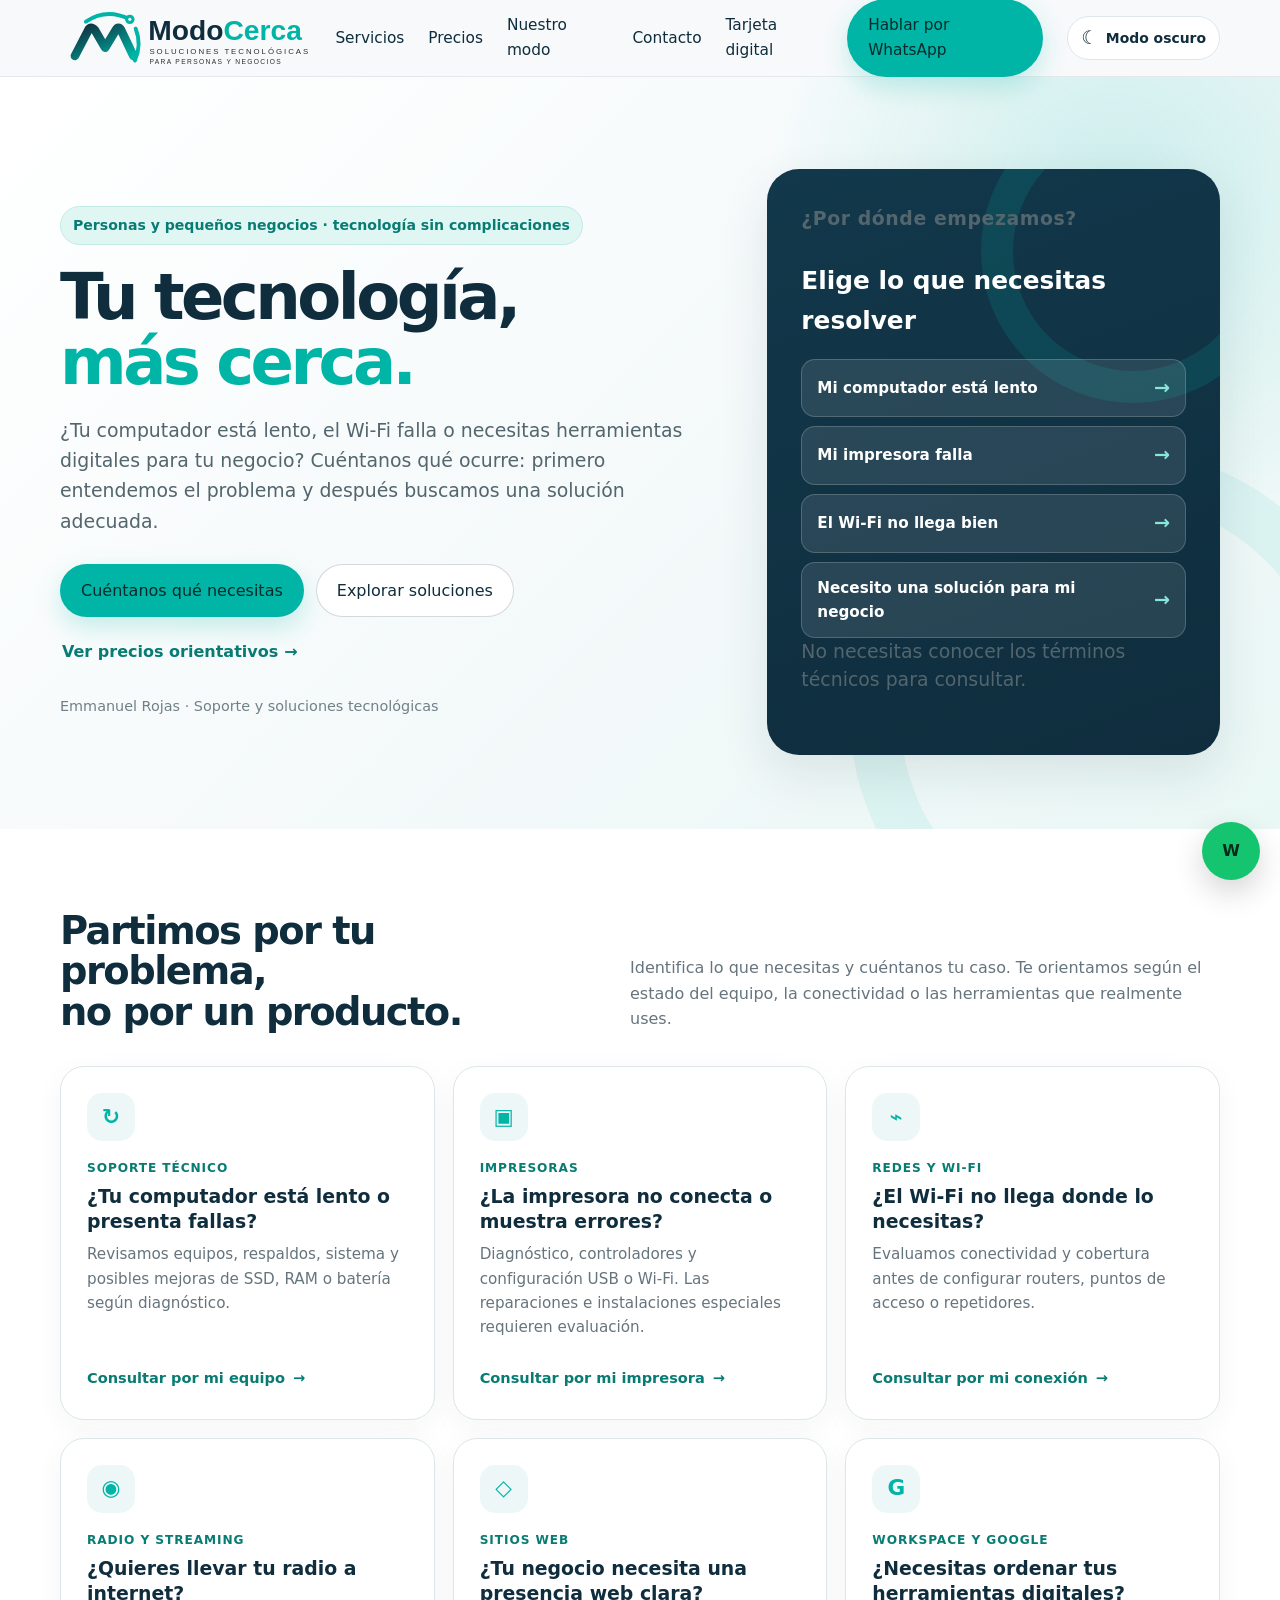
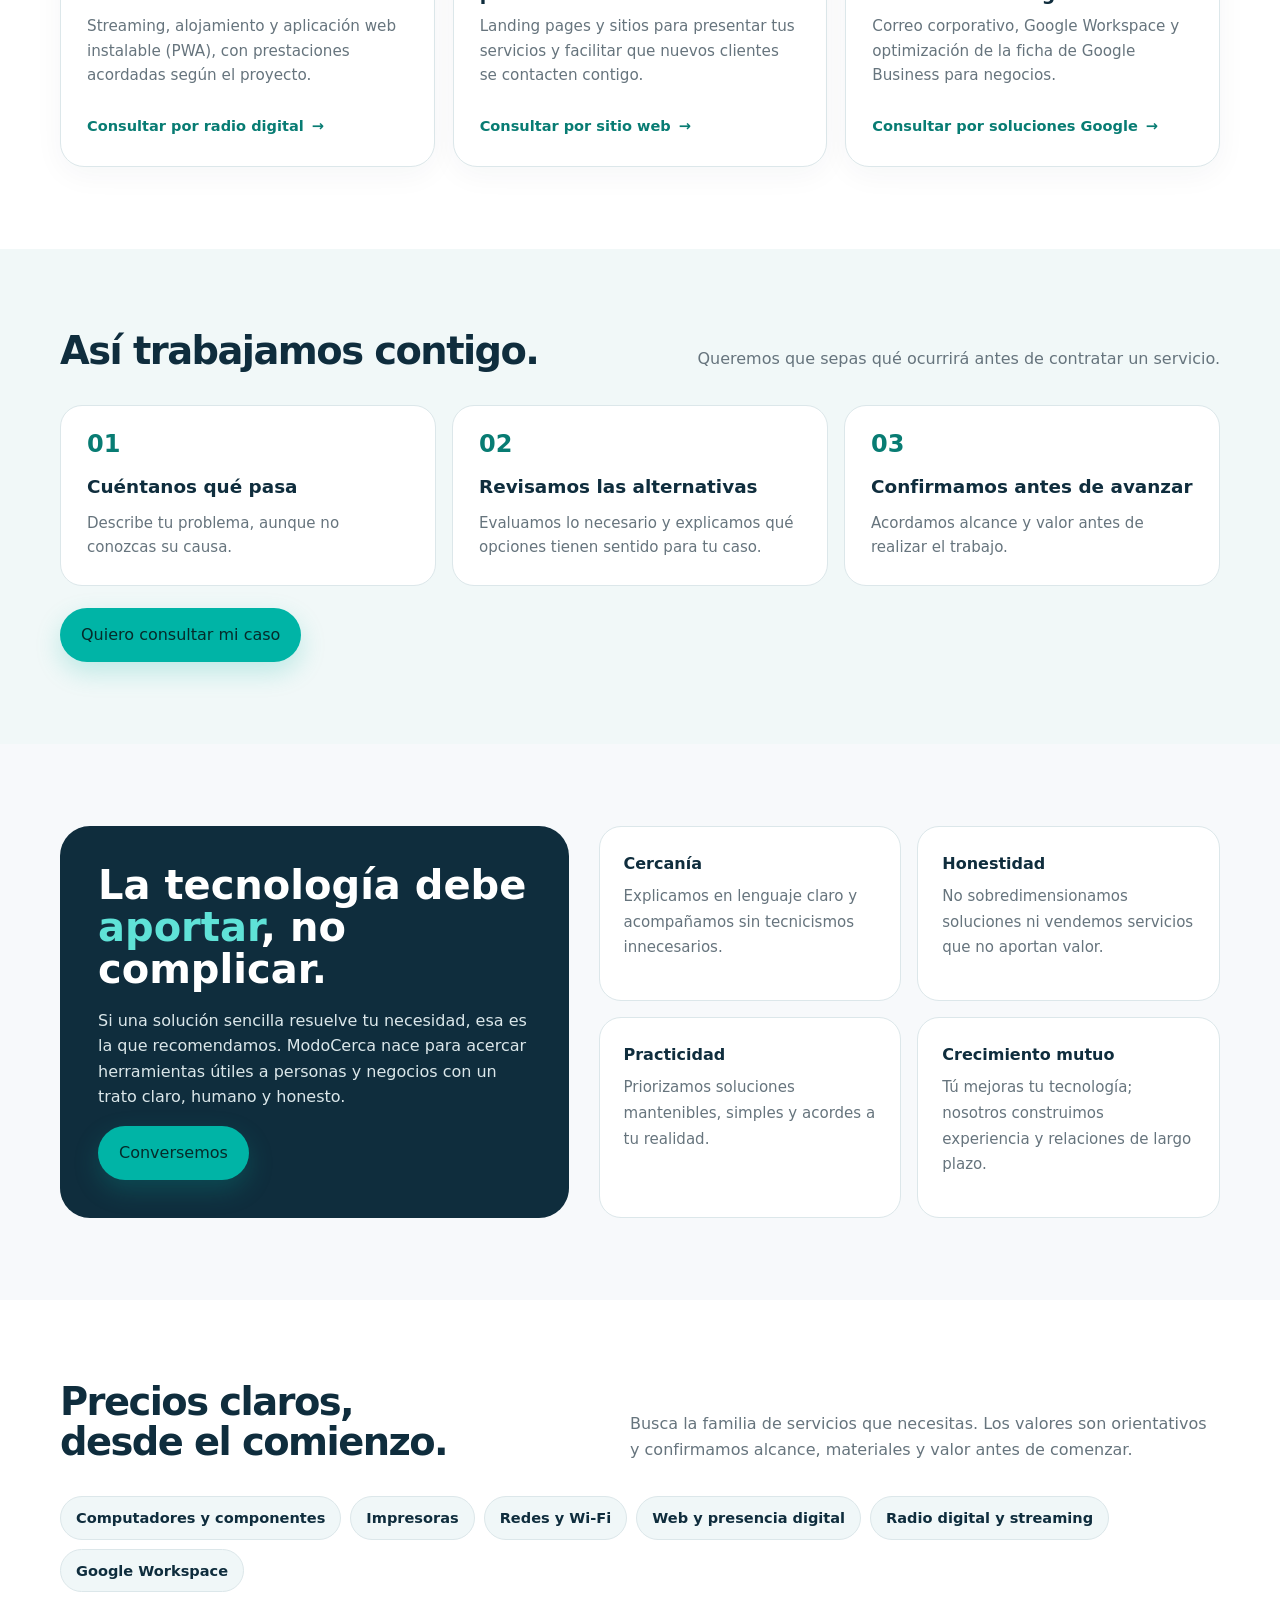
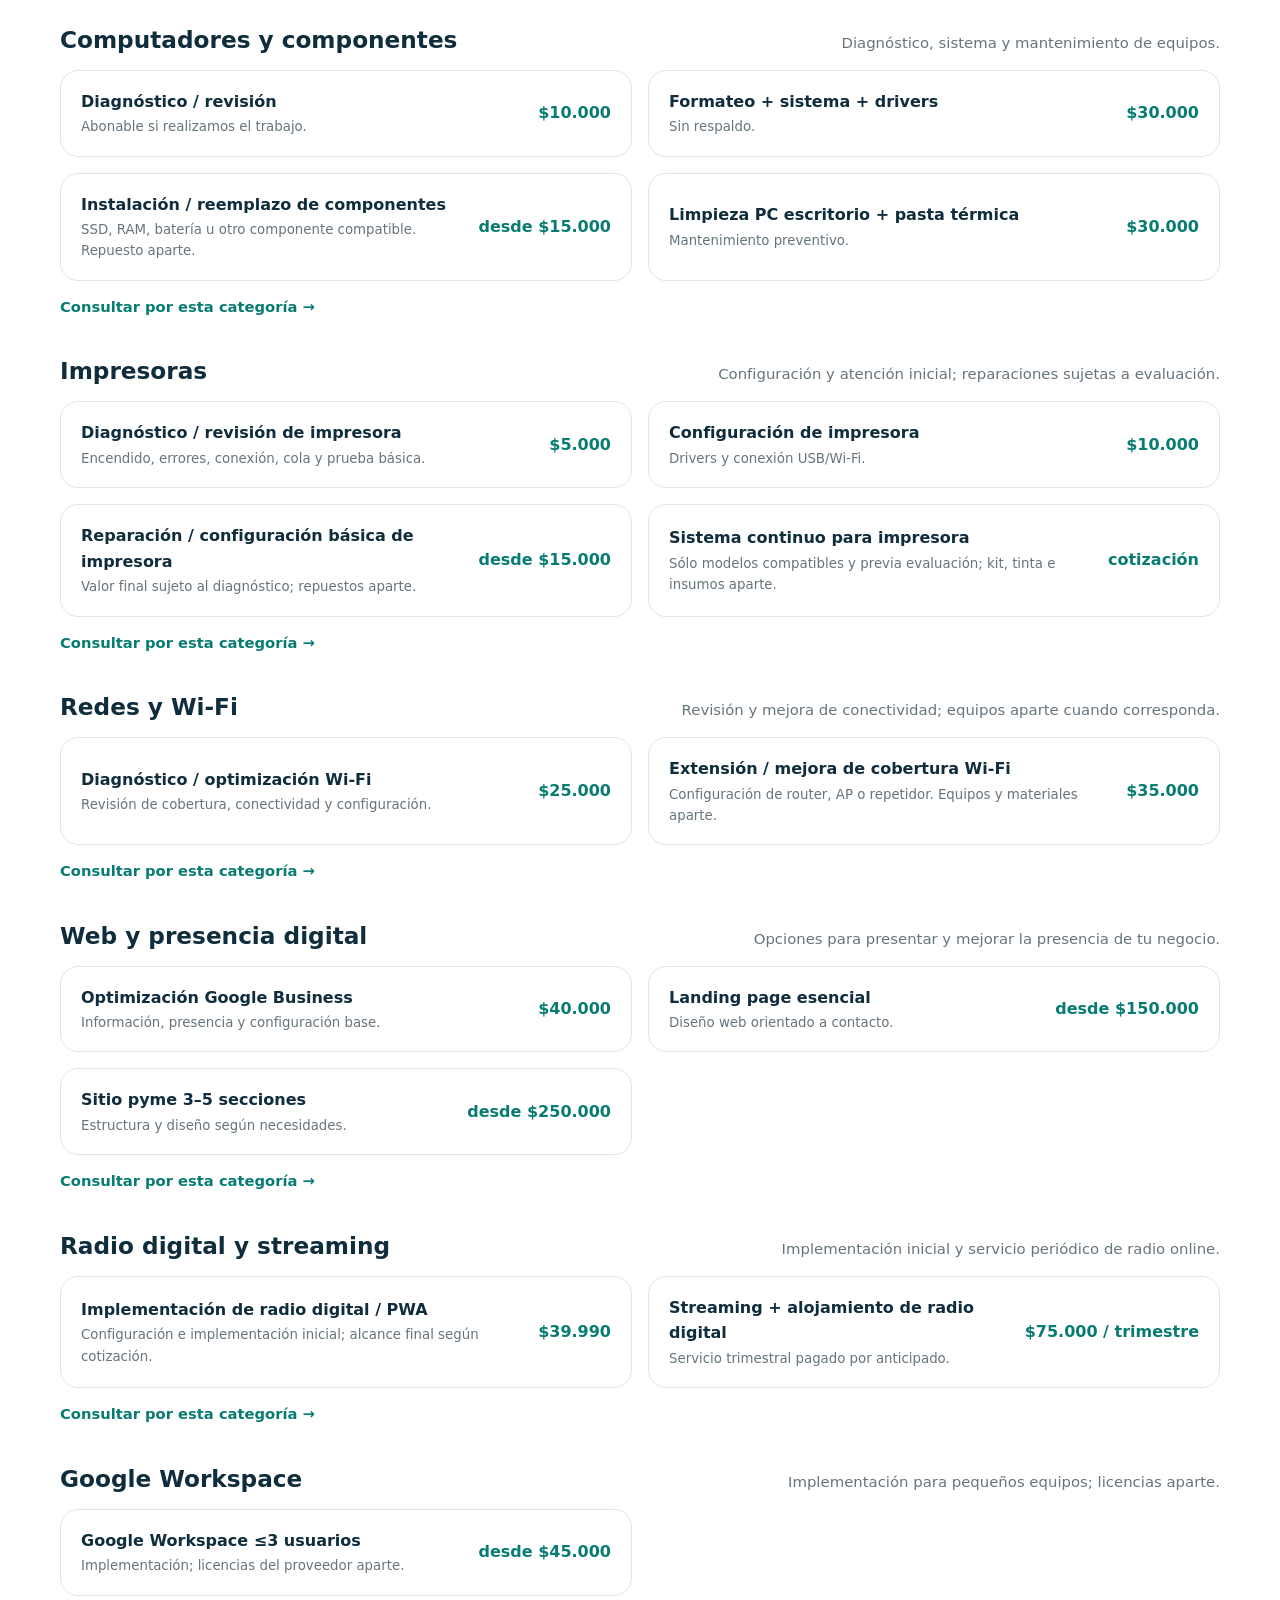
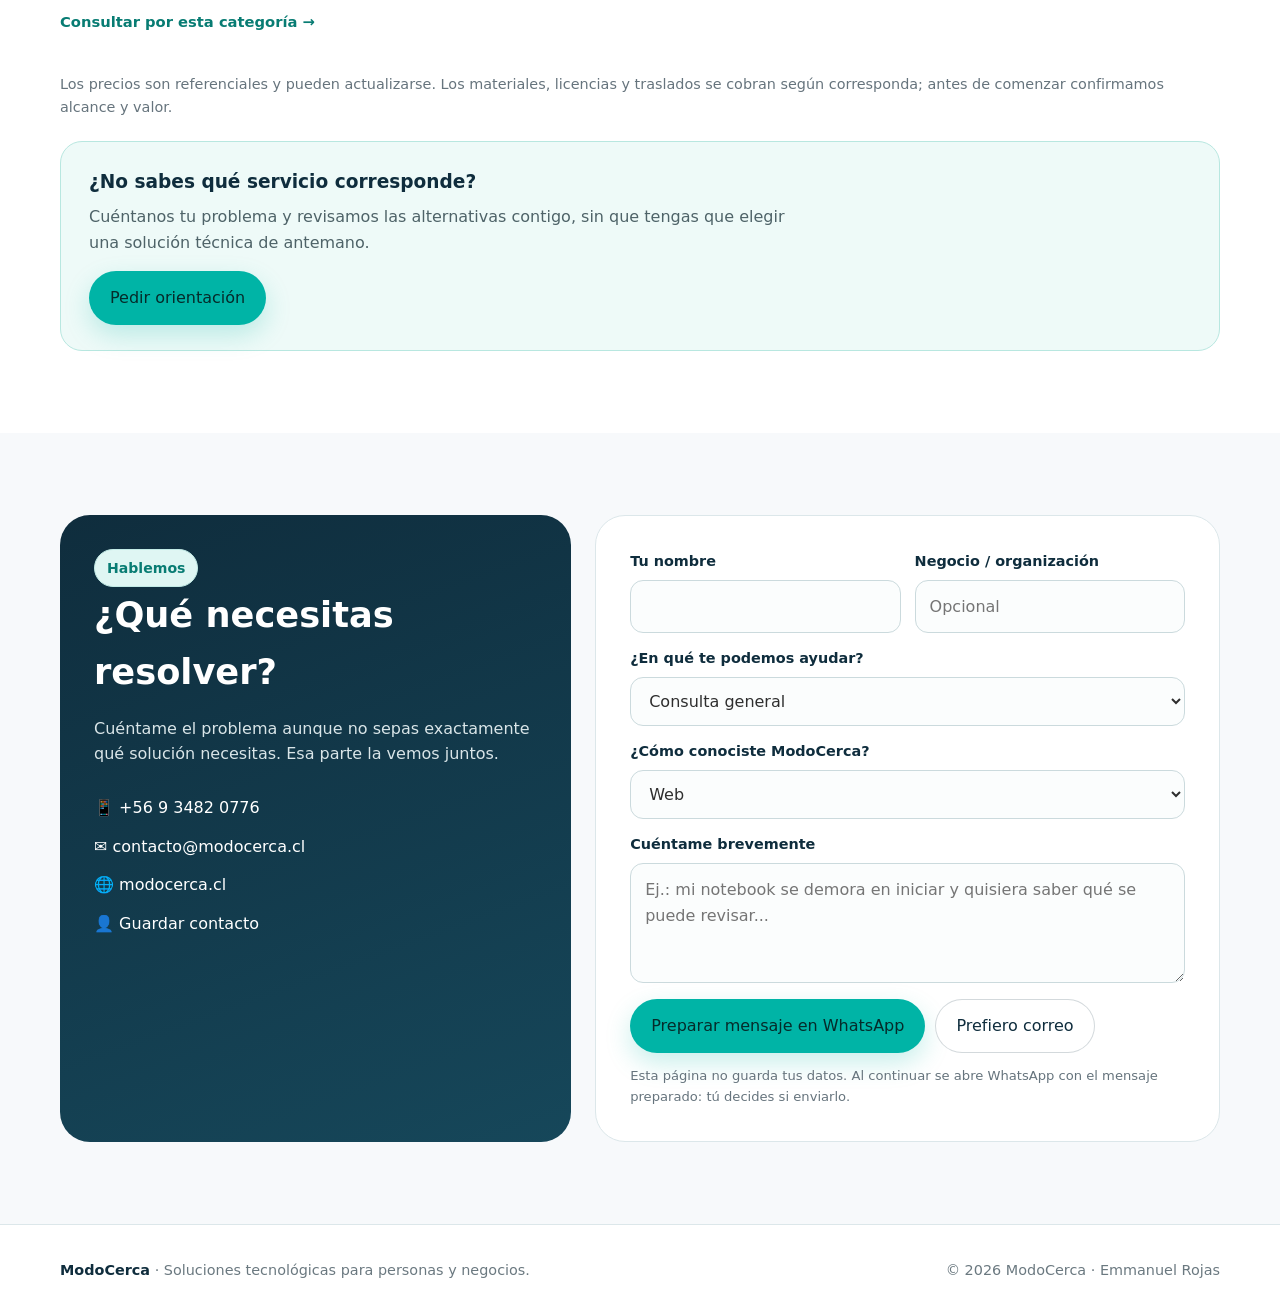
<file: index.html>
<!DOCTYPE html>

<html lang="es-CL">
<head>
<meta charset="utf-8"/>
<meta content="width=device-width,initial-scale=1" name="viewport"/>
<title>ModoCerca &mdash; Soluciones tecnol&oacute;gicas para personas y negocios</title>
<meta content="Soporte t&eacute;cnico, impresoras, redes y Wi‑Fi, radio digital y streaming, sitios web, presencia digital y Google Workspace. Tecnolog&iacute;a &uacute;til, cercana y a tu medida." name="description"/>
<meta content="#0F2D3D" name="theme-color"/>
<link href="/assets/favicon.svg" rel="icon" type="image/svg+xml"/>
<link href="https://modocerca.cl/" rel="canonical"/>
<meta content="ModoCerca &mdash; Tecnolog&iacute;a en ModoCerca" property="og:title"/>
<meta content="Soluciones tecnol&oacute;gicas para personas y negocios: soporte, impresoras, redes y Wi‑Fi, radio digital y streaming, web, Google Workspace y presencia digital." property="og:description"/>
<meta content="website" property="og:type"/>
<meta content="https://modocerca.cl/" property="og:url"/>
<script src="/theme.js"></script><link href="/styles.css" rel="stylesheet"/>
<script defer="" src="/script.js"></script>
</head>
<body>
<a class="skip" href="#contenido">Saltar al contenido</a>
<header class="site-header">
<div class="container nav">
<a aria-label="ModoCerca, inicio" class="brand" href="#inicio"><img class="brand-logo-light" alt="ModoCerca" src="/assets/logo.svg"/><img class="brand-logo-dark" alt="" src="/assets/logo-oscuro.svg"/></a>
<nav aria-label="Navegaci&oacute;n principal" class="nav-links" id="primary-navigation">
<a href="#servicios">Servicios</a>
<a href="#precios">Precios</a>
<a href="#modo">Nuestro modo</a>
<a href="#contacto">Contacto</a>
<a href="/tarjeta">Tarjeta digital</a>
<a class="btn btn-primary" href="https://wa.me/56934820776?text=Hola%20ModoCerca%2C%20llegu%C3%A9%20desde%20la%20web%20y%20quisiera%20hacer%20una%20consulta." rel="noopener" target="_blank">Hablar por WhatsApp</a>
</nav>
<div class="nav-tools"><button class="theme-toggle" type="button" data-theme-toggle aria-label="Activar modo oscuro" title="Activar modo oscuro"><span class="theme-toggle-icon" aria-hidden="true">☾</span><span class="theme-toggle-label">Modo oscuro</span></button><button aria-controls="primary-navigation" aria-expanded="false" aria-label="Abrir men&uacute;" class="menu-btn" type="button">☰</button></div>
</div>
</header>
<main id="contenido">
<section class="hero" id="inicio">
<div class="container hero-grid">
<div>
<span class="eyebrow">Personas y peque&ntilde;os negocios &middot; tecnolog&iacute;a sin complicaciones</span>
<h1>Tu tecnolog&iacute;a,<br/><span>m&aacute;s cerca.</span></h1>
<p>&iquest;Tu computador est&aacute; lento, el Wi‑Fi falla o necesitas herramientas digitales para tu negocio? Cu&eacute;ntanos qu&eacute; ocurre: primero entendemos el problema y despu&eacute;s buscamos una soluci&oacute;n adecuada.</p>
<div class="hero-actions">
<a class="btn btn-primary" href="#contacto">Cu&eacute;ntanos qu&eacute; necesitas</a>
<a class="btn btn-secondary" href="#servicios">Explorar soluciones</a>
<a class="subtle-link" href="#precios">Ver precios orientativos <span aria-hidden="true">&rarr;</span></a>
</div>
<div class="hero-note">Emmanuel Rojas &middot; Soporte y soluciones tecnol&oacute;gicas</div>
</div>
<aside aria-label="Encuentra por d&oacute;nde empezar" class="hero-card">
<p class="hero-card-kicker">&iquest;Por d&oacute;nde empezamos?</p>
<h2>Elige lo que necesitas resolver</h2>
<div class="need-list"><a class="need-link" href="/contacto?ref=web-inicio-equipo&amp;servicio=Soporte+t%C3%A9cnico&amp;mensaje=Tengo+problemas+con+mi+computador+y+quisiera+orientaci%C3%B3n."><span>Mi computador est&aacute; lento</span><span aria-hidden="true">&rarr;</span></a>
<a class="need-link" href="/contacto?ref=web-inicio-impresora&amp;servicio=Soporte+de+impresoras&amp;mensaje=Mi+impresora+presenta+un+problema+y+quisiera+orientaci%C3%B3n."><span>Mi impresora falla</span><span aria-hidden="true">&rarr;</span></a>
<a class="need-link" href="/contacto?ref=web-inicio-wifi&amp;servicio=Redes+y+conectividad&amp;mensaje=Quisiera+mejorar+la+cobertura+o+conexi%C3%B3n+Wi-Fi."><span>El Wi‑Fi no llega bien</span><span aria-hidden="true">&rarr;</span></a>
<a class="need-link" href="/contacto?ref=web-inicio-negocio&amp;servicio=Sitio+web&amp;mensaje=Quisiera+revisar+una+soluci%C3%B3n+digital+para+mi+negocio."><span>Necesito una soluci&oacute;n para mi negocio</span><span aria-hidden="true">&rarr;</span></a></div>
<p class="hero-card-foot">No necesitas conocer los t&eacute;rminos t&eacute;cnicos para consultar.</p>
</aside>
</div>
</section>
<section class="section alt" id="servicios">
<div class="container">
<div class="section-head"><h2>Partimos por tu problema,<br/>no por un producto.</h2>
<p>Identifica lo que necesitas y cu&eacute;ntanos tu caso. Te orientamos seg&uacute;n el estado del equipo, la conectividad o las herramientas que realmente uses.</p></div>
<div class="cards">
<article class="card">
<div aria-hidden="true" class="card-icon">&orarr;</div>
<p class="service-type">Soporte t&eacute;cnico</p>
<h3>&iquest;Tu computador est&aacute; lento o presenta fallas?</h3>
<p>Revisamos equipos, respaldos, sistema y posibles mejoras de SSD, RAM o bater&iacute;a seg&uacute;n diagn&oacute;stico.</p>
<a class="card-link" href="/contacto?ref=web-servicios-soporte&amp;servicio=Soporte+t%C3%A9cnico">Consultar por mi equipo <span aria-hidden="true">&rarr;</span></a>
</article>
<article class="card">
<div aria-hidden="true" class="card-icon">▣</div>
<p class="service-type">Impresoras</p>
<h3>&iquest;La impresora no conecta o muestra errores?</h3>
<p>Diagn&oacute;stico, controladores y configuraci&oacute;n USB o Wi‑Fi. Las reparaciones e instalaciones especiales requieren evaluaci&oacute;n.</p>
<a class="card-link" href="/contacto?ref=web-servicios-impresoras&amp;servicio=Soporte+de+impresoras">Consultar por mi impresora <span aria-hidden="true">&rarr;</span></a>
</article>
<article class="card">
<div aria-hidden="true" class="card-icon">⌁</div>
<p class="service-type">Redes y Wi‑Fi</p>
<h3>&iquest;El Wi‑Fi no llega donde lo necesitas?</h3>
<p>Evaluamos conectividad y cobertura antes de configurar routers, puntos de acceso o repetidores.</p>
<a class="card-link" href="/contacto?ref=web-servicios-wifi&amp;servicio=Redes+y+conectividad">Consultar por mi conexi&oacute;n <span aria-hidden="true">&rarr;</span></a>
</article>
<article class="card">
<div aria-hidden="true" class="card-icon">◉</div>
<p class="service-type">Radio y streaming</p>
<h3>&iquest;Quieres llevar tu radio a internet?</h3>
<p>Streaming, alojamiento y aplicaci&oacute;n web instalable (PWA), con prestaciones acordadas seg&uacute;n el proyecto.</p>
<a class="card-link" href="/contacto?ref=web-servicios-radio&amp;servicio=Radio+digital+%2F+streaming">Consultar por radio digital <span aria-hidden="true">&rarr;</span></a>
</article>
<article class="card">
<div aria-hidden="true" class="card-icon">◇</div>
<p class="service-type">Sitios web</p>
<h3>&iquest;Tu negocio necesita una presencia web clara?</h3>
<p>Landing pages y sitios para presentar tus servicios y facilitar que nuevos clientes se contacten contigo.</p>
<a class="card-link" href="/contacto?ref=web-servicios-sitios&amp;servicio=Sitio+web">Consultar por sitio web <span aria-hidden="true">&rarr;</span></a>
</article>
<article class="card">
<div aria-hidden="true" class="card-icon">G</div>
<p class="service-type">Workspace y Google</p>
<h3>&iquest;Necesitas ordenar tus herramientas digitales?</h3>
<p>Correo corporativo, Google Workspace y optimizaci&oacute;n de la ficha de Google Business para negocios.</p>
<a class="card-link" href="/contacto?ref=web-servicios-google&amp;servicio=Consulta+general&amp;mensaje=Quisiera+orientaci%C3%B3n+para+Google+Workspace+o+Google+Business.">Consultar por soluciones Google <span aria-hidden="true">&rarr;</span></a>
</article>
</div>
</div>
</section><section aria-labelledby="steps-title" class="section steps-section" id="pasos">
<div class="container">
<div class="section-head"><h2 id="steps-title">As&iacute; trabajamos contigo.</h2><p>Queremos que sepas qu&eacute; ocurrir&aacute; antes de contratar un servicio.</p></div>
<div class="steps-grid">
<article class="step"><span class="step-number">01</span><h3>Cu&eacute;ntanos qu&eacute; pasa</h3><p>Describe tu problema, aunque no conozcas su causa.</p></article>
<article class="step"><span class="step-number">02</span><h3>Revisamos las alternativas</h3><p>Evaluamos lo necesario y explicamos qu&eacute; opciones tienen sentido para tu caso.</p></article>
<article class="step"><span class="step-number">03</span><h3>Confirmamos antes de avanzar</h3><p>Acordamos alcance y valor antes de realizar el trabajo.</p></article>
</div>
<div class="steps-action"><a class="btn btn-primary" href="#contacto">Quiero consultar mi caso</a></div>
</div>
</section>
<section class="section" id="modo">
<div class="container philosophy">
<div class="philosophy-panel">
<h2>La tecnolog&iacute;a debe <strong>aportar</strong>, no complicar.</h2>
<p>Si una soluci&oacute;n sencilla resuelve tu necesidad, esa es la que recomendamos. ModoCerca nace para acercar herramientas &uacute;tiles a personas y negocios con un trato claro, humano y honesto.</p>
<a class="btn btn-primary" href="#contacto">Conversemos</a>
</div>
<div class="values">
<div class="value"><b>Cercan&iacute;a</b><span>Explicamos en lenguaje claro y acompa&ntilde;amos sin tecnicismos innecesarios.</span></div>
<div class="value"><b>Honestidad</b><span>No sobredimensionamos soluciones ni vendemos servicios que no aportan valor.</span></div>
<div class="value"><b>Practicidad</b><span>Priorizamos soluciones mantenibles, simples y acordes a tu realidad.</span></div>
<div class="value"><b>Crecimiento mutuo</b><span>T&uacute; mejoras tu tecnolog&iacute;a; nosotros construimos experiencia y relaciones de largo plazo.</span></div>
</div>
</div>
</section>
<section class="section alt" id="precios">
<div class="container">
<div class="section-head"><h2>Precios claros,<br/>desde el comienzo.</h2><p>Busca la familia de servicios que necesitas. Los valores son orientativos y confirmamos alcance, materiales y valor antes de comenzar.</p></div>
<div class="price-directory"><nav aria-label="Ir a una categor&iacute;a de precios" class="price-categories"><a href="#precio-soporte">Computadores y componentes</a><a href="#precio-impresoras">Impresoras</a><a href="#precio-redes">Redes y Wi‑Fi</a><a href="#precio-presencia">Web y presencia digital</a><a href="#precio-radio">Radio digital y streaming</a><a href="#precio-workspace">Google Workspace</a></nav><section aria-labelledby="precio-soporte-title" class="price-group" id="precio-soporte"><div class="price-group-heading"><h3 id="precio-soporte-title">Computadores y componentes</h3><p>Diagn&oacute;stico, sistema y mantenimiento de equipos.</p></div><div class="pricing"><div class="price-row"><div><b>Diagn&oacute;stico / revisi&oacute;n</b><small>Abonable si realizamos el trabajo.</small></div><div class="price">$10.000</div></div><div class="price-row"><div><b>Formateo + sistema + drivers</b><small>Sin respaldo.</small></div><div class="price">$30.000</div></div><div class="price-row"><div><b>Instalaci&oacute;n / reemplazo de componentes</b><small>SSD, RAM, bater&iacute;a u otro componente compatible. Repuesto aparte.</small></div><div class="price">desde $15.000</div></div><div class="price-row"><div><b>Limpieza PC escritorio + pasta t&eacute;rmica</b><small>Mantenimiento preventivo.</small></div><div class="price">$30.000</div></div></div><a class="price-group-cta" href="/contacto?ref=web-precios-soporte&amp;servicio=Soporte+t%C3%A9cnico">Consultar por esta categor&iacute;a &rarr;</a></section><section aria-labelledby="precio-impresoras-title" class="price-group" id="precio-impresoras"><div class="price-group-heading"><h3 id="precio-impresoras-title">Impresoras</h3><p>Configuraci&oacute;n y atenci&oacute;n inicial; reparaciones sujetas a evaluaci&oacute;n.</p></div><div class="pricing"><div class="price-row"><div><b>Diagn&oacute;stico / revisi&oacute;n de impresora</b><small>Encendido, errores, conexi&oacute;n, cola y prueba b&aacute;sica.</small></div><div class="price">$5.000</div></div><div class="price-row"><div><b>Configuraci&oacute;n de impresora</b><small>Drivers y conexi&oacute;n USB/Wi‑Fi.</small></div><div class="price">$10.000</div></div><div class="price-row"><div><b>Reparaci&oacute;n / configuraci&oacute;n b&aacute;sica de impresora</b><small>Valor final sujeto al diagn&oacute;stico; repuestos aparte.</small></div><div class="price">desde $15.000</div></div><div class="price-row"><div><b>Sistema continuo para impresora</b><small>S&oacute;lo modelos compatibles y previa evaluaci&oacute;n; kit, tinta e insumos aparte.</small></div><div class="price">cotizaci&oacute;n</div></div></div><a class="price-group-cta" href="/contacto?ref=web-precios-impresoras&amp;servicio=Soporte+de+impresoras">Consultar por esta categor&iacute;a &rarr;</a></section><section aria-labelledby="precio-redes-title" class="price-group" id="precio-redes"><div class="price-group-heading"><h3 id="precio-redes-title">Redes y Wi‑Fi</h3><p>Revisi&oacute;n y mejora de conectividad; equipos aparte cuando corresponda.</p></div><div class="pricing"><div class="price-row"><div><b>Diagn&oacute;stico / optimizaci&oacute;n Wi‑Fi</b><small>Revisi&oacute;n de cobertura, conectividad y configuraci&oacute;n.</small></div><div class="price">$25.000</div></div><div class="price-row"><div><b>Extensi&oacute;n / mejora de cobertura Wi‑Fi</b><small>Configuraci&oacute;n de router, AP o repetidor. Equipos y materiales aparte.</small></div><div class="price">$35.000</div></div></div><a class="price-group-cta" href="/contacto?ref=web-precios-redes&amp;servicio=Redes+y+conectividad">Consultar por esta categor&iacute;a &rarr;</a></section><section aria-labelledby="precio-presencia-title" class="price-group" id="precio-presencia"><div class="price-group-heading"><h3 id="precio-presencia-title">Web y presencia digital</h3><p>Opciones para presentar y mejorar la presencia de tu negocio.</p></div><div class="pricing"><div class="price-row"><div><b>Optimizaci&oacute;n Google Business</b><small>Informaci&oacute;n, presencia y configuraci&oacute;n base.</small></div><div class="price">$40.000</div></div><div class="price-row"><div><b>Landing page esencial</b><small>Dise&ntilde;o web orientado a contacto.</small></div><div class="price">desde $150.000</div></div><div class="price-row"><div><b>Sitio pyme 3&ndash;5 secciones</b><small>Estructura y dise&ntilde;o seg&uacute;n necesidades.</small></div><div class="price">desde $250.000</div></div></div><a class="price-group-cta" href="/contacto?ref=web-precios-presencia&amp;servicio=Consulta+general&amp;mensaje=Quisiera+consultar+por+web+o+presencia+digital+para+mi+negocio.">Consultar por esta categor&iacute;a &rarr;</a></section><section aria-labelledby="precio-radio-title" class="price-group" id="precio-radio"><div class="price-group-heading"><h3 id="precio-radio-title">Radio digital y streaming</h3><p>Implementaci&oacute;n inicial y servicio peri&oacute;dico de radio online.</p></div><div class="pricing"><div class="price-row"><div><b>Implementaci&oacute;n de radio digital / PWA</b><small>Configuraci&oacute;n e implementaci&oacute;n inicial; alcance final seg&uacute;n cotizaci&oacute;n.</small></div><div class="price">$39.990</div></div><div class="price-row"><div><b>Streaming + alojamiento de radio digital</b><small>Servicio trimestral pagado por anticipado.</small></div><div class="price">$75.000 / trimestre</div></div></div><a class="price-group-cta" href="/contacto?ref=web-precios-radio&amp;servicio=Radio+digital+%2F+streaming">Consultar por esta categor&iacute;a &rarr;</a></section><section aria-labelledby="precio-workspace-title" class="price-group" id="precio-workspace"><div class="price-group-heading"><h3 id="precio-workspace-title">Google Workspace</h3><p>Implementaci&oacute;n para peque&ntilde;os equipos; licencias aparte.</p></div><div class="pricing"><div class="price-row"><div><b>Google Workspace &le;3 usuarios</b><small>Implementaci&oacute;n; licencias del proveedor aparte.</small></div><div class="price">desde $45.000</div></div></div><a class="price-group-cta" href="/contacto?ref=web-precios-workspace&amp;servicio=Google+Workspace">Consultar por esta categor&iacute;a &rarr;</a></section></div>
<p class="pricing-note">Los precios son referenciales y pueden actualizarse. Los materiales, licencias y traslados se cobran seg&uacute;n corresponda; antes de comenzar confirmamos alcance y valor.</p><div class="price-help"><strong>&iquest;No sabes qu&eacute; servicio corresponde?</strong><p>Cu&eacute;ntanos tu problema y revisamos las alternativas contigo, sin que tengas que elegir una soluci&oacute;n t&eacute;cnica de antemano.</p><a class="btn btn-primary" href="/contacto?ref=web-precios-general">Pedir orientaci&oacute;n</a></div>
</div>
</section>
<section class="section" id="contacto">
<div class="container contact-wrap">
<div class="contact-info">
<span class="eyebrow">Hablemos</span>
<h2>&iquest;Qu&eacute; necesitas resolver?</h2>
<p>Cu&eacute;ntame el problema aunque no sepas exactamente qu&eacute; soluci&oacute;n necesitas. Esa parte la vemos juntos.</p>
<div class="contact-list">
<a href="https://wa.me/56934820776?text=Hola%20ModoCerca%2C%20llegu%C3%A9%20desde%20la%20web%20y%20quisiera%20hacer%20una%20consulta." rel="noopener" target="_blank">📱 +56 9 3482 0776</a>
<a href="mailto:contacto@modocerca.cl">✉ contacto@modocerca.cl</a>
<a href="https://modocerca.cl/">🌐 modocerca.cl</a>
<a download="" href="/assets/Emmanuel_Rojas_ModoCerca.vcf">👤 Guardar contacto</a>
</div>
</div>
<form class="contact-form quote-form">
<div class="form-grid">
<div class="field"><label for="nombre">Tu nombre</label><input autocomplete="name" id="nombre" name="nombre" required=""/></div>
<div class="field"><label for="negocio">Negocio / organizaci&oacute;n</label><input autocomplete="organization" id="negocio" name="negocio" placeholder="Opcional"/></div>
<div class="field full"><label for="servicio">&iquest;En qu&eacute; te podemos ayudar?</label><select id="servicio" name="servicio"><option>Consulta general</option><option>Soporte t&eacute;cnico</option><option>Soporte de impresoras</option><option>Redes y conectividad</option><option>Radio digital / streaming</option><option>Sitio web</option><option>Google Business</option><option>Google Workspace</option></select></div>
<div class="field full"><label for="origen">&iquest;C&oacute;mo conociste ModoCerca?</label><select data-origin-select="" id="origen" name="origen"><option value="">Selecciona una opci&oacute;n</option><option>Recomendaci&oacute;n</option><option>Tarjeta / QR</option><option>Junta de vecinos</option><option>Paredones / Radio</option><option>Web</option><option>WhatsApp</option><option>Google</option><option>Cliente recurrente</option><option>Otro</option></select></div>
<div class="field full"><label for="mensaje">Cu&eacute;ntame brevemente</label><textarea id="mensaje" name="mensaje" placeholder="Ej.: mi notebook se demora en iniciar y quisiera saber qu&eacute; se puede revisar..."></textarea></div>
</div>
<div class="form-actions"><button class="btn btn-primary" type="submit">Preparar mensaje en WhatsApp</button><a class="btn btn-secondary" href="mailto:contacto@modocerca.cl">Prefiero correo</a></div>
<div class="form-help">Esta p&aacute;gina no guarda tus datos. Al continuar se abre WhatsApp con el mensaje preparado: t&uacute; decides si enviarlo.</div>
</form>
</div>
</section>
</main>
<footer>
<div class="container footer-grid"><div><span class="footer-brand">ModoCerca</span> &middot; Soluciones tecnol&oacute;gicas para personas y negocios.</div><div>&copy; <span data-year=""></span> ModoCerca &middot; Emmanuel Rojas</div></div>
</footer>
<a aria-label="Consultar por WhatsApp (se abre otra pesta&ntilde;a)" class="whatsapp-float" href="https://wa.me/56934820776?text=Hola%20ModoCerca%2C%20llegu%C3%A9%20desde%20la%20web%20y%20quisiera%20hacer%20una%20consulta." rel="noopener" target="_blank">W</a>
</body>
</html>
</file>
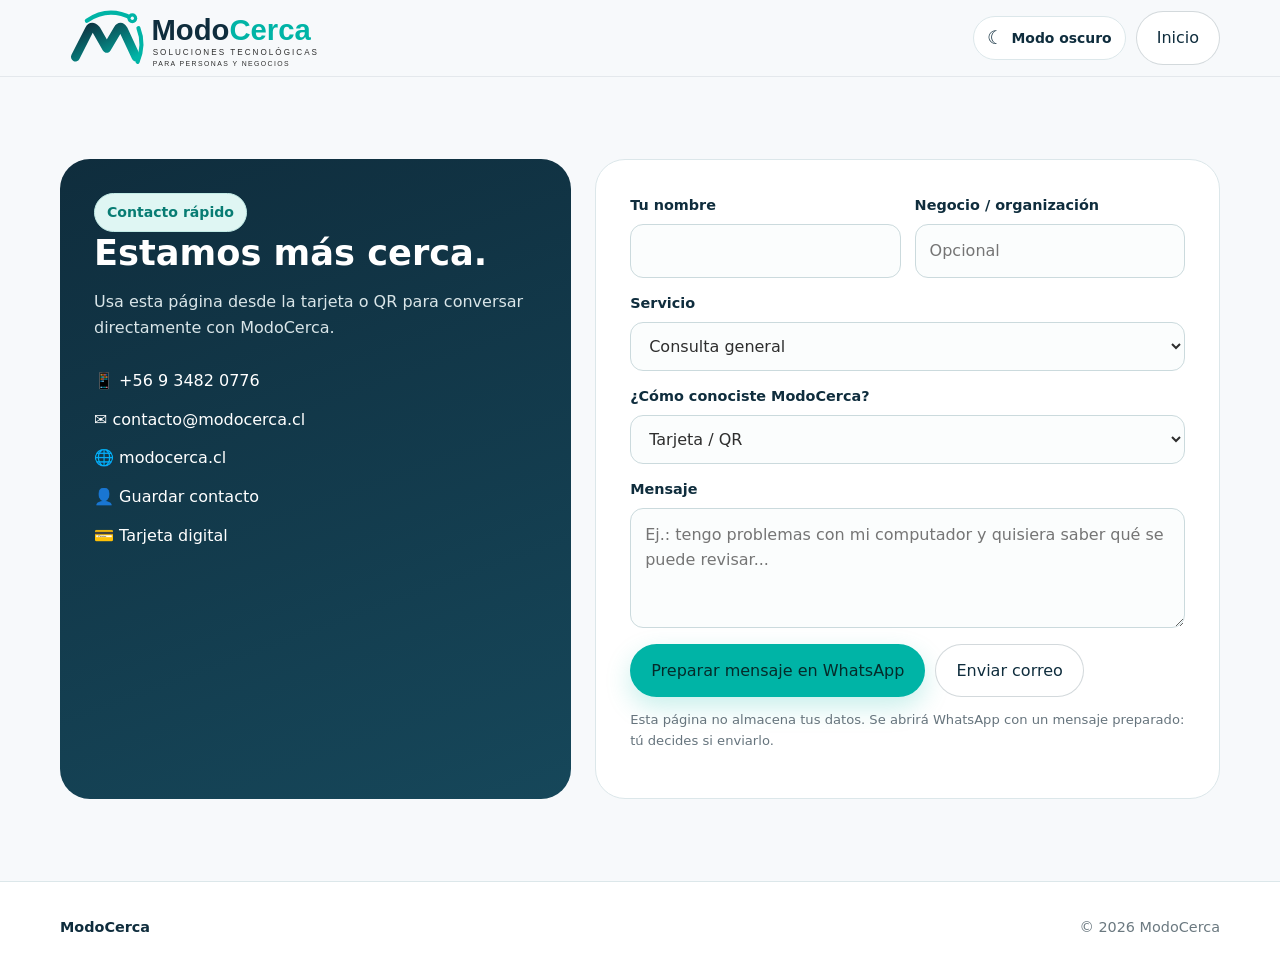
<file: contacto/index.html>
<!DOCTYPE html>

<html lang="es-CL">
<head>
<meta charset="utf-8"/><meta content="width=device-width,initial-scale=1" name="viewport"/>
<title>Contacto &mdash; ModoCerca</title>
<meta content="Contacta a ModoCerca por WhatsApp o correo para soporte t&eacute;cnico, impresoras, redes y Wi‑Fi, radio digital y streaming, sitios web y Google Workspace." name="description"/>
<meta content="#0F2D3D" name="theme-color"/>
<link href="/assets/favicon.svg" rel="icon" type="image/svg+xml"/>
<script src="/theme.js"></script><link href="/styles.css" rel="stylesheet"/><script defer="" src="/script.js"></script>
<link href="https://modocerca.cl/contacto" rel="canonical"/></head>
<body><a class="skip" href="#contenido">Saltar al contenido</a>
<header class="site-header"><div class="container nav"><a aria-label="ModoCerca, inicio" class="brand" href="/"><img class="brand-logo-light" alt="ModoCerca" src="/assets/logo.svg"/><img class="brand-logo-dark" alt="" src="/assets/logo-oscuro.svg"/></a><div class="nav-tools"><button class="theme-toggle" type="button" data-theme-toggle aria-label="Activar modo oscuro" title="Activar modo oscuro"><span class="theme-toggle-icon" aria-hidden="true">☾</span><span class="theme-toggle-label">Modo oscuro</span></button><a class="btn btn-secondary nav-return" href="/">Inicio</a></div></div></header>
<main class="section" id="contenido">
<div class="container contact-wrap">
<div class="contact-info"><span class="eyebrow">Contacto r&aacute;pido</span><h1>Estamos m&aacute;s cerca.</h1><p>Usa esta p&aacute;gina desde la tarjeta o QR para conversar directamente con ModoCerca.</p><div class="contact-list"><a href="https://wa.me/56934820776" rel="noopener" target="_blank">📱 +56 9 3482 0776</a><a href="mailto:contacto@modocerca.cl">✉ contacto@modocerca.cl</a><a href="https://modocerca.cl/">🌐 modocerca.cl</a><a download="" href="/assets/Emmanuel_Rojas_ModoCerca.vcf">👤 Guardar contacto</a><a href="/tarjeta">💳 Tarjeta digital</a></div></div>
<form class="contact-form quote-form"><div class="form-grid"><div class="field"><label for="nombre">Tu nombre</label><input autocomplete="name" id="nombre" name="nombre" required=""/></div><div class="field"><label for="negocio">Negocio / organizaci&oacute;n</label><input autocomplete="organization" id="negocio" name="negocio" placeholder="Opcional"/></div><div class="field full"><label for="servicio">Servicio</label><select id="servicio" name="servicio"><option>Consulta general</option><option>Soporte t&eacute;cnico</option><option>Soporte de impresoras</option><option>Redes y conectividad</option><option>Radio digital / streaming</option><option>Sitio web</option><option>Google Business</option><option>Google Workspace</option></select></div><div class="field full"><label for="origen">&iquest;C&oacute;mo conociste ModoCerca?</label><select data-origin-select="" id="origen" name="origen"><option>Tarjeta / QR</option><option>Recomendaci&oacute;n</option><option>Junta de vecinos</option><option>Paredones / Radio</option><option>Web</option><option>WhatsApp</option><option>Google</option><option>Cliente recurrente</option><option>Otro</option></select></div><div class="field full"><label for="mensaje">Mensaje</label><textarea id="mensaje" name="mensaje" placeholder="Ej.: tengo problemas con mi computador y quisiera saber qu&eacute; se puede revisar..."></textarea></div></div><div class="form-actions"><button class="btn btn-primary" type="submit">Preparar mensaje en WhatsApp</button><a class="btn btn-secondary" href="mailto:contacto@modocerca.cl">Enviar correo</a></div><p class="form-help">Esta p&aacute;gina no almacena tus datos. Se abrir&aacute; WhatsApp con un mensaje preparado: t&uacute; decides si enviarlo.</p></form>
</div>
</main>
<footer><div class="container footer-grid"><div><span class="footer-brand">ModoCerca</span></div><div>&copy; <span data-year=""></span> ModoCerca</div></div></footer>
</body>
</html>
</file>
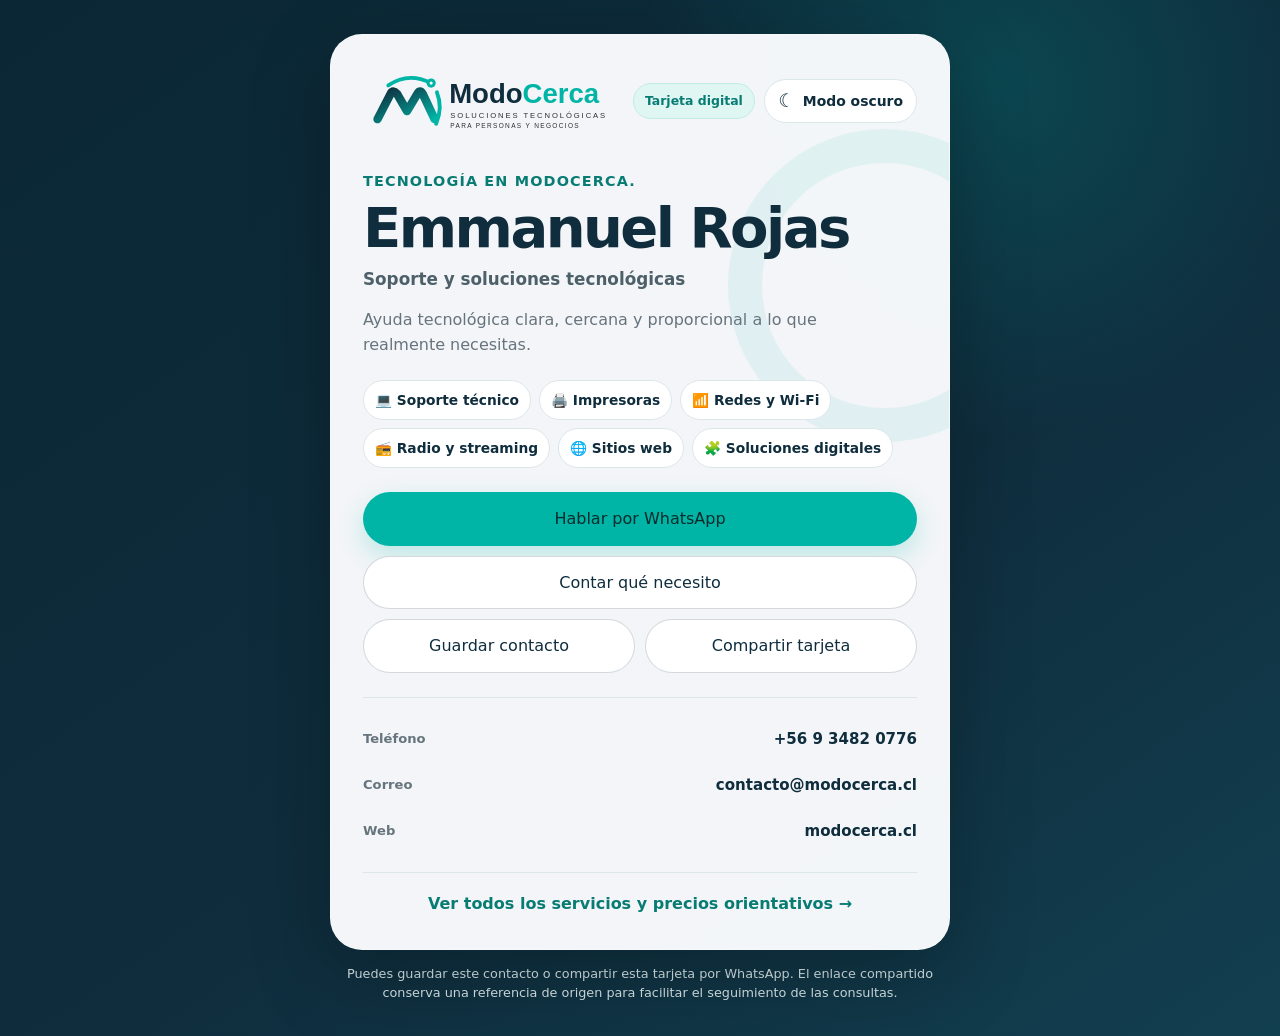
<file: tarjeta/index.html>
<!doctype html>
<html lang="es-CL">
<head>
  <meta charset="utf-8">
  <meta name="viewport" content="width=device-width,initial-scale=1">
  <title>Tarjeta digital — ModoCerca</title>
  <meta name="description" content="Tarjeta digital de ModoCerca. Guarda el contacto de Emmanuel Rojas, conversa por WhatsApp o revisa soluciones tecnológicas para personas y negocios.">
  <meta name="theme-color" content="#0F2D3D">
  <link rel="icon" href="/assets/favicon.svg" type="image/svg+xml">
  <link rel="canonical" href="https://modocerca.cl/tarjeta">
  <meta property="og:title" content="ModoCerca — Tarjeta digital">
  <meta property="og:description" content="Soporte técnico, impresoras, redes y Wi‑Fi, radio digital y streaming, sitios web y soluciones digitales. Tecnología en ModoCerca.">
  <meta property="og:type" content="profile">
  <meta property="og:url" content="https://modocerca.cl/tarjeta">
  <script src="/theme.js"></script><link rel="stylesheet" href="/styles.css">
  <script defer src="/script.js"></script>
</head>
<body class="digital-card-page">
  <main class="digital-card-shell">
    <section class="digital-card" aria-labelledby="card-title">
      <div class="digital-card-top">
        <a class="digital-card-logo" href="/" aria-label="Ir a ModoCerca"><img class="brand-logo-light" src="/assets/logo.svg" alt="ModoCerca"><img class="brand-logo-dark" src="/assets/logo-oscuro.svg" alt=""></a>
        <div class="digital-card-top-actions"><span class="digital-card-badge">Tarjeta digital</span><button class="theme-toggle" type="button" data-theme-toggle aria-label="Activar modo oscuro" title="Activar modo oscuro"><span class="theme-toggle-icon" aria-hidden="true">☾</span><span class="theme-toggle-label">Modo oscuro</span></button></div>
      </div>

      <div class="digital-card-identity">
        <p class="digital-card-kicker">Tecnología en ModoCerca.</p>
        <h1 id="card-title">Emmanuel Rojas</h1>
        <p class="digital-card-role">Soporte y soluciones tecnológicas</p>
        <p class="digital-card-intro">Ayuda tecnológica clara, cercana y proporcional a lo que realmente necesitas.</p>
      </div>

      <div class="digital-card-services" aria-label="Servicios principales">
        <span>💻 Soporte técnico</span>
        <span>🖨️ Impresoras</span>
        <span>📶 Redes y Wi‑Fi</span>
        <span>📻 Radio y streaming</span>
        <span>🌐 Sitios web</span>
        <span>🧩 Soluciones digitales</span>
      </div>

      <div class="digital-card-actions">
        <a class="btn btn-primary btn-wide" href="https://wa.me/56934820776?text=Hola%20ModoCerca%20%F0%9F%91%8B%0A%0AVi%20tu%20tarjeta%20digital%20y%20quisiera%20hacer%20una%20consulta.%0AOrigen%3A%20Tarjeta%20digital%20%2F%20WhatsApp" target="_blank" rel="noopener">Hablar por WhatsApp</a>
        <a class="btn btn-secondary btn-wide" href="/contacto?ref=whatsapp-tarjeta">Contar qué necesito</a>
        <a class="btn btn-secondary" href="/assets/Emmanuel_Rojas_ModoCerca.vcf" download>Guardar contacto</a>
        <button class="btn btn-secondary" type="button" data-share-card>Compartir tarjeta</button>
      </div>

      <p class="share-status" data-share-status hidden role="status" aria-live="polite"></p>

      <div class="digital-card-contact">
        <a href="tel:+56934820776"><span>Teléfono</span><strong>+56 9 3482 0776</strong></a>
        <a href="mailto:contacto@modocerca.cl"><span>Correo</span><strong>contacto@modocerca.cl</strong></a>
        <a href="https://modocerca.cl/"><span>Web</span><strong>modocerca.cl</strong></a>
      </div>

      <div class="digital-card-footer">
        <a href="/">Ver todos los servicios y precios orientativos →</a>
      </div>
    </section>
    <p class="digital-card-note">Puedes guardar este contacto o compartir esta tarjeta por WhatsApp. El enlace compartido conserva una referencia de origen para facilitar el seguimiento de las consultas.</p>
  </main>
</body>
</html>
</file>
<file: styles.css>
:root {
  --navy: #0F2D3D;
  --teal: #00B4A6;
  --white: #F7F9FB;
  --graphite: #2E2E2E;
  --muted: #66747d;
  --line: #dce7ea;
  --soft: #eef7f7;
  --shadow: 0 18px 50px rgba(15,45,61,.10);
  --radius: 24px;
  --max: 1160px;
}
*{box-sizing:border-box}
html{scroll-behavior:smooth}
body{margin:0;font-family:Inter,ui-sans-serif,system-ui,-apple-system,"Segoe UI",Roboto,Arial,sans-serif;background:var(--white);color:var(--graphite);line-height:1.6}
a{color:inherit;text-decoration:none}
img{max-width:100%;display:block}
.container{width:min(var(--max),calc(100% - 36px));margin-inline:auto}
.site-header{position:sticky;top:0;z-index:50;background:rgba(247,249,251,.92);backdrop-filter:blur(16px);border-bottom:1px solid rgba(15,45,61,.08)}
.nav{height:76px;display:flex;align-items:center;justify-content:space-between;gap:24px}
.brand img{width:260px;height:auto}
.nav-links{display:flex;align-items:center;gap:24px;font-size:.96rem;color:var(--navy)}
.nav-links a:hover{color:var(--teal)}
.menu-btn{display:none;border:0;background:transparent;font-size:1.6rem;color:var(--navy)}
.btn{display:inline-flex;align-items:center;justify-content:center;gap:9px;border-radius:999px;padding:13px 20px;font-weight:750;border:1px solid transparent;transition:.2s ease;cursor:pointer;font:inherit}
.btn-primary{background:var(--teal);color:#052b2a;box-shadow:0 10px 26px rgba(0,180,166,.22)}
.btn-primary:hover{transform:translateY(-2px);filter:brightness(.98)}
.btn-secondary{border-color:rgba(15,45,61,.18);background:#fff;color:var(--navy)}
.btn-secondary:hover{border-color:var(--teal);color:#087c73}
.hero{position:relative;overflow:hidden;padding:92px 0 74px;background:radial-gradient(circle at 87% 15%,rgba(0,180,166,.16),transparent 27%),linear-gradient(135deg,#fff 0%,#f4f9fa 55%,#e9f7f5 100%)}
.hero:after{content:"";position:absolute;right:-100px;bottom:-150px;width:430px;height:430px;border:50px solid rgba(0,180,166,.08);border-radius:50%}
.hero-grid{display:grid;grid-template-columns:1.18fr .82fr;gap:56px;align-items:center;position:relative;z-index:2}
.eyebrow{display:inline-flex;gap:8px;align-items:center;color:#087c73;background:#dff6f3;border:1px solid #c2ebe6;padding:7px 12px;border-radius:999px;font-size:.88rem;font-weight:750}
.hero h1{font-size:clamp(2.7rem,5vw,5rem);line-height:1.02;letter-spacing:-.055em;color:var(--navy);margin:20px 0}
.hero h1 span{color:var(--teal)}
.hero p{font-size:1.18rem;color:#53656d;max-width:720px;margin:0 0 28px}
.hero-actions{display:flex;flex-wrap:wrap;gap:12px}
.hero-note{margin-top:20px;font-size:.9rem;color:#708087}
.hero-card{background:linear-gradient(160deg,#12384b,#0F2D3D);color:white;border-radius:32px;padding:34px;box-shadow:var(--shadow);position:relative;overflow:hidden}
.hero-card:after{content:"";position:absolute;right:-65px;top:-70px;width:240px;height:240px;border:32px solid rgba(0,180,166,.15);border-radius:50%}
.hero-card h2{position:relative;z-index:1;margin:0 0 22px;font-size:1.55rem}
.quick-list{position:relative;z-index:1;display:grid;gap:14px}
.quick-item{display:flex;gap:13px;align-items:flex-start;padding:13px 0;border-bottom:1px solid rgba(255,255,255,.11)}
.quick-item:last-child{border-bottom:0}
.dot{width:10px;height:10px;border-radius:50%;background:var(--teal);margin-top:8px;box-shadow:0 0 0 6px rgba(0,180,166,.12)}
.section{padding:82px 0}
.section.alt{background:#fff}
.section-head{display:flex;justify-content:space-between;gap:40px;align-items:end;margin-bottom:34px}
.section-head h2{margin:0;color:var(--navy);font-size:clamp(2rem,3vw,3rem);letter-spacing:-.04em;line-height:1.05}
.section-head p{max-width:590px;color:var(--muted);margin:0}
.cards{display:grid;grid-template-columns:repeat(3,1fr);gap:18px}
.card{background:white;border:1px solid var(--line);border-radius:var(--radius);padding:26px;box-shadow:0 8px 30px rgba(15,45,61,.045)}
.card-icon{width:48px;height:48px;border-radius:15px;background:var(--soft);display:grid;place-items:center;color:var(--teal);font-size:1.35rem;font-weight:900;margin-bottom:18px}
.card h3{color:var(--navy);margin:0 0 9px;font-size:1.18rem}
.card p{color:var(--muted);margin:0;font-size:.95rem}
.philosophy{display:grid;grid-template-columns:.9fr 1.1fr;gap:30px;align-items:stretch}
.philosophy-panel{background:var(--navy);color:white;border-radius:30px;padding:38px;position:relative;overflow:hidden}
.philosophy-panel h2{font-size:2.5rem;line-height:1.05;margin:0 0 18px}
.philosophy-panel strong{color:#5fe2d7}
.philosophy-panel p{color:#dbe7ea}
.values{display:grid;grid-template-columns:1fr 1fr;gap:16px}
.value{background:white;border:1px solid var(--line);border-radius:22px;padding:24px}
.value b{display:block;color:var(--navy);margin-bottom:7px}
.value span{color:var(--muted);font-size:.94rem}
.pricing{display:grid;grid-template-columns:repeat(2,1fr);gap:16px}
.price-row{display:grid;grid-template-columns:1fr auto;gap:18px;align-items:center;padding:18px 20px;background:white;border:1px solid var(--line);border-radius:18px}
.price-row b{color:var(--navy)}
.price-row small{display:block;color:var(--muted);margin-top:2px}
.price{font-weight:850;color:#087c73;white-space:nowrap}
.pricing-note{margin-top:18px;color:var(--muted);font-size:.9rem}
.contact-wrap{display:grid;grid-template-columns:.9fr 1.1fr;gap:24px}
.contact-info{background:linear-gradient(160deg,#0F2D3D,#16475a);border-radius:30px;color:white;padding:34px}
.contact-info h2{font-size:2.2rem;margin:0 0 10px}
.contact-info p{color:#d9e5e8}
.contact-list{margin-top:28px;display:grid;gap:13px}
.contact-list a{display:flex;gap:10px;align-items:center;color:white}
.contact-form{background:white;border:1px solid var(--line);border-radius:30px;padding:34px}
.form-grid{display:grid;grid-template-columns:1fr 1fr;gap:14px}
.field{display:grid;gap:7px}
.field.full{grid-column:1/-1}
label{font-weight:700;color:var(--navy);font-size:.9rem}
input,select,textarea{width:100%;border:1px solid #cbdadd;border-radius:13px;background:#fbfdfd;padding:13px 14px;font:inherit;color:var(--graphite);outline:none}
input:focus,select:focus,textarea:focus{border-color:var(--teal);box-shadow:0 0 0 3px rgba(0,180,166,.11)}
textarea{min-height:120px;resize:vertical}
.form-actions{display:flex;flex-wrap:wrap;gap:10px;margin-top:16px}
.form-help{font-size:.82rem;color:var(--muted);margin-top:12px}
footer{padding:34px 0;border-top:1px solid var(--line);background:#fff}
.footer-grid{display:flex;align-items:center;justify-content:space-between;gap:24px;color:#6b7980;font-size:.9rem}
.footer-brand{font-weight:850;color:var(--navy)}
.whatsapp-float{position:fixed;right:20px;bottom:20px;z-index:45;background:#15c46e;color:#062b1a;width:58px;height:58px;border-radius:50%;display:grid;place-items:center;font-weight:900;box-shadow:0 12px 30px rgba(0,0,0,.17)}
.skip{position:absolute;left:-10000px;top:auto}.skip:focus{left:12px;top:12px;background:#fff;padding:10px;z-index:99}
@media (max-width:980px){.hero-grid,.philosophy,.contact-wrap{grid-template-columns:1fr}.cards{grid-template-columns:1fr 1fr}.hero-card{max-width:680px}.section-head{align-items:start;flex-direction:column}.brand img{width:220px}}
@media (max-width:720px){.nav-links{display:none;position:absolute;left:18px;right:18px;top:70px;background:#fff;border:1px solid var(--line);border-radius:18px;padding:16px;box-shadow:var(--shadow);flex-direction:column;align-items:stretch}.nav-links.open{display:flex}.menu-btn{display:block}.hero{padding-top:58px}.hero h1{font-size:3.1rem}.cards,.pricing,.values,.form-grid{grid-template-columns:1fr}.field.full{grid-column:auto}.brand img{width:190px}.footer-grid{align-items:flex-start;flex-direction:column}.contact-info,.contact-form,.hero-card{padding:26px}.section{padding:64px 0}}
@media (prefers-reduced-motion:reduce){html{scroll-behavior:auto}.btn{transition:none}}


/* Tarjeta digital */
.digital-card-page{min-height:100vh;background:radial-gradient(circle at 78% 8%,rgba(0,180,166,.20),transparent 26%),linear-gradient(145deg,#0b2735,#0F2D3D 58%,#123f50);color:var(--graphite)}
.digital-card-shell{min-height:100vh;display:grid;place-items:center;padding:34px 18px}
.digital-card{width:min(100%,620px);background:rgba(247,249,251,.985);border:1px solid rgba(255,255,255,.24);border-radius:32px;padding:32px;box-shadow:0 26px 80px rgba(0,0,0,.26);overflow:hidden;position:relative}
.digital-card:after{content:"";position:absolute;right:-92px;top:94px;width:245px;height:245px;border:34px solid rgba(0,180,166,.08);border-radius:50%;pointer-events:none}
.digital-card-top{display:flex;align-items:center;justify-content:space-between;gap:18px;position:relative;z-index:1}
.digital-card-logo img{width:245px}
.digital-card-badge{font-size:.78rem;font-weight:800;color:#087c73;background:#dff6f3;border:1px solid #c2ebe6;border-radius:999px;padding:7px 11px;white-space:nowrap}
.digital-card-identity{position:relative;z-index:1;padding:34px 0 22px}
.digital-card-kicker{color:#087c73;font-size:.9rem;font-weight:850;margin:0 0 7px;text-transform:uppercase;letter-spacing:.08em}
.digital-card-identity h1{font-size:clamp(2.35rem,7vw,3.5rem);line-height:1;margin:0;color:var(--navy);letter-spacing:-.045em}
.digital-card-role{font-size:1.05rem;font-weight:750;color:#4d6069;margin:10px 0 14px}
.digital-card-intro{max-width:500px;margin:0;color:var(--muted)}
.digital-card-services{display:flex;flex-wrap:wrap;gap:8px;position:relative;z-index:1;margin-bottom:24px}
.digital-card-services span{background:#fff;border:1px solid var(--line);border-radius:999px;padding:8px 11px;font-size:.86rem;font-weight:700;color:var(--navy)}
.digital-card-actions{display:grid;grid-template-columns:1fr 1fr;gap:10px;position:relative;z-index:1}
.digital-card-actions .btn{min-height:48px}
.digital-card-actions .btn-wide{grid-column:1/-1}
.share-status{margin:12px 0 0;background:#dff6f3;border:1px solid #c2ebe6;color:#087c73;padding:9px 12px;border-radius:12px;font-size:.88rem;position:relative;z-index:1}
.digital-card-contact{display:grid;gap:8px;margin-top:24px;padding-top:22px;border-top:1px solid var(--line);position:relative;z-index:1}
.digital-card-contact a{display:flex;justify-content:space-between;gap:20px;align-items:center;padding:7px 0}
.digital-card-contact span{font-size:.82rem;color:var(--muted);font-weight:700}
.digital-card-contact strong{color:var(--navy);font-size:.94rem;text-align:right;overflow-wrap:anywhere}
.digital-card-footer{margin-top:22px;padding-top:18px;border-top:1px solid var(--line);position:relative;z-index:1;text-align:center}
.digital-card-footer a{color:#087c73;font-weight:800}
.digital-card-note{width:min(100%,620px);color:#d6e6e9;text-align:center;font-size:.8rem;line-height:1.5;margin:14px auto 0}
@media(max-width:560px){.digital-card{padding:24px;border-radius:26px}.digital-card-top{align-items:flex-start}.digital-card-logo img{width:205px}.digital-card-badge{font-size:.7rem}.digital-card-actions{grid-template-columns:1fr}.digital-card-actions .btn-wide{grid-column:auto}.digital-card-contact a{align-items:flex-start;flex-direction:column;gap:1px}.digital-card-contact strong{text-align:left}.digital-card-identity{padding-top:28px}}


/* ModoCerca V4.1: vitrinismo / itinerarios de consulta */
.hero-card-kicker{position:relative;z-index:1;margin:0 0 6px;color:#82eadd;font-size:.87rem;letter-spacing:.03em;font-weight:800}
.hero-card h2{margin-bottom:18px}
.need-list{position:relative;z-index:1;display:grid;gap:9px}
.need-link{display:flex;justify-content:space-between;gap:14px;align-items:center;background:rgba(255,255,255,.10);border:1px solid rgba(255,255,255,.19);padding:13px 15px;border-radius:14px;font-size:.95rem;font-weight:750;color:white;min-height:48px}
.need-link:hover,.need-link:focus-visible{background:rgba(255,255,255,.19)}
.need-link span:last-child{font-size:1.2rem;color:#89e6da}
.hero-card-foot{position:relative;z-index:1;margin:15px 0 0;color:#cfe8ea;font-size:.84rem;line-height:1.45}
.subtle-link{display:inline-flex;align-items:center;gap:6px;color:#087c73;font-weight:750;padding:10px 2px}
.subtle-link:hover,.subtle-link:focus-visible{text-decoration:underline}
.service-type{margin:0 0 6px!important;font-size:.76rem!important;letter-spacing:.075em;text-transform:uppercase;font-weight:800;color:#087c73!important}
.card{display:flex;flex-direction:column;align-items:flex-start}
.card h3{line-height:1.3}
.card p:not(.service-type){flex:1}
.card-link{display:inline-flex;gap:8px;align-items:center;color:#087c73;font-weight:800;font-size:.91rem;margin-top:23px;min-height:30px}
.card-link:hover,.card-link:focus-visible{text-decoration:underline}
.steps-section{background:#f1f8f8}
.steps-grid{display:grid;grid-template-columns:repeat(3,1fr);gap:16px}
.step{background:#fff;border:1px solid var(--line);padding:26px;border-radius:22px}
.step-number{display:inline-flex;color:#087c73;font-size:1.5rem;font-weight:850;line-height:1;margin-bottom:16px}
.step h3{color:var(--navy);margin:0 0 9px;font-size:1.15rem}
.step p{margin:0;color:var(--muted);font-size:.94rem}
.steps-action{margin-top:22px}
.price-categories{display:flex;gap:9px;flex-wrap:wrap;margin:0 0 35px}
.price-categories a{font-weight:750;font-size:.91rem;display:inline-block;padding:9px 15px;border-radius:999px;color:var(--navy);background:#f0f7f8;border:1px solid var(--line)}
.price-categories a:hover,.price-categories a:focus-visible{border-color:var(--teal);background:#e1f6f3}
.price-group{margin:0 0 39px;scroll-margin-top:106px}
.price-group-heading{display:flex;flex-wrap:wrap;align-items:baseline;justify-content:space-between;gap:4px 22px;margin-bottom:14px}
.price-group-heading h3{color:var(--navy);font-size:1.45rem;line-height:1.15;margin:0}
.price-group-heading p{margin:0;color:var(--muted);font-size:.93rem}
.price-group-cta{display:inline-flex;align-items:center;margin-top:14px;color:#087c73;font-size:.92rem;font-weight:800}
.price-group-cta:hover,.price-group-cta:focus-visible{text-decoration:underline}
.price-help{margin-top:22px;padding:25px 28px;border:1px solid #b8e7e0;background:#eefaf8;border-radius:22px}
.price-help strong{font-size:1.16rem;color:var(--navy)}
.price-help p{margin:7px 0 16px;color:#4e6368;max-width:730px}
#servicios,#pasos,#precios,#modo,#contacto{scroll-margin-top:90px}
:where(a,button,input,select,textarea):focus-visible{outline:3px solid #007b73;outline-offset:3px}
@media(max-width:1180px){
 .nav-links{display:none;position:absolute;left:18px;right:18px;top:70px;background:#fff;border:1px solid var(--line);border-radius:18px;padding:16px;box-shadow:var(--shadow);flex-direction:column;align-items:stretch;gap:6px}
 .nav-links.open{display:flex}
 .nav-links a:not(.btn){padding:7px 9px}
 .menu-btn{display:block;min-width:44px;min-height:44px;border-radius:10px;cursor:pointer}
 .steps-grid{grid-template-columns:repeat(3,1fr)}
}
@media(max-width:720px){
 .steps-grid{grid-template-columns:1fr}
 .price-group-heading{display:block}
 .price-group-heading p{margin-top:5px}
 .hero-actions .btn{flex:1 1 100%}
 .subtle-link{width:100%;justify-content:center}
 .hero{padding-top:43px}
 .hero h1{font-size:clamp(2.5rem,11vw,3.1rem)}
 .hero p{font-size:1rem}
 .need-link{font-size:.92rem}
}

/* Consistencia visual en la página de contacto y pantallas estrechas */
.contact-info h1{font-size:2.2rem;line-height:1.18;margin:0 0 10px}
@media(max-width:560px){
 .price-row{grid-template-columns:1fr;gap:4px}
 .price{white-space:normal}
 .price-help{padding:21px}
 .brand img{width:min(190px,62vw)}
}


/* ModoCerca V4.2 — Tema oscuro accesible, sin cambiar la identidad visual ni los recorridos. */
.brand-logo-dark{display:none!important}
:root[data-theme="dark"] .brand-logo-light{display:none!important}
:root[data-theme="dark"] .brand-logo-dark{display:block!important}
.nav-tools{display:flex;align-items:center;gap:10px;margin-left:auto;flex-shrink:0}
.theme-toggle{display:inline-flex;align-items:center;justify-content:center;gap:7px;min-height:44px;padding:9px 13px;border:1px solid var(--line);border-radius:999px;color:var(--navy);background:#fff;font:inherit;font-size:.87rem;font-weight:750;white-space:nowrap;cursor:pointer;transition:background .18s ease,border-color .18s ease,color .18s ease}
.theme-toggle:hover{border-color:var(--teal);background:#e9f7f5}
.theme-toggle-icon{font-size:1.15rem;line-height:1;min-width:18px;text-align:center}
.digital-card-top-actions{display:flex;align-items:center;gap:9px;flex-wrap:wrap;justify-content:flex-end}
.digital-card-top-actions .theme-toggle{min-width:44px}
@media(max-width:1180px){.nav-tools .menu-btn{display:block}}
@media(max-width:720px){
 .nav{gap:12px}
 .theme-toggle{width:44px;min-width:44px;height:44px;padding:8px}
 .theme-toggle-label{display:none}
 .nav-tools{gap:8px}
 .nav-return{padding:10px 12px;font-size:.9rem}
 .nav .brand img{width:min(175px,47vw)}
}
@media(max-width:560px){
 .digital-card-top{flex-wrap:wrap;gap:12px}
 .digital-card-top .digital-card-logo img{width:min(205px,55vw)}
 .digital-card-top-actions{gap:7px}
 .digital-card-top-actions .theme-toggle{width:40px;min-width:40px;height:40px}
}
@media(prefers-reduced-motion:reduce){.theme-toggle{transition:none}}

:root[data-theme="dark"]{
 color-scheme:dark;
 --white:#0C1B26;
 --graphite:#E4EEF3;
 --muted:#B4C6D0;
 --line:#314957;
 --soft:#183845;
 --shadow:0 18px 50px rgba(0,0,0,.35);
 --dark-panel:#132B38;
 --dark-panel-2:#193744;
 --dark-heading:#F3FAFC;
 --dark-accent:#67E8DC;
}
:root[data-theme="dark"] .site-header{background:rgba(12,27,38,.95);border-bottom:1px solid #304755}
:root[data-theme="dark"] .nav-links,:root[data-theme="dark"] .menu-btn{color:var(--dark-heading)}
:root[data-theme="dark"] .nav-links a:hover{color:var(--dark-accent)}
:root[data-theme="dark"] .theme-toggle{background:#193442;border-color:#416171;color:var(--dark-heading)}
:root[data-theme="dark"] .theme-toggle:hover{background:#234758;border-color:var(--dark-accent)}
:root[data-theme="dark"] .btn-secondary{background:#1B3542;border-color:#406070;color:var(--dark-heading)}
:root[data-theme="dark"] .btn-secondary:hover{border-color:var(--dark-accent);color:var(--dark-accent)}
:root[data-theme="dark"] .hero{background:radial-gradient(circle at 87% 15%,rgba(0,180,166,.18),transparent 28%),linear-gradient(135deg,#0D202D 0%,#112A37 55%,#163D43 100%)}
:root[data-theme="dark"] .hero:after{border-color:rgba(103,232,220,.06)}
:root[data-theme="dark"] .eyebrow{background:#173F48;border-color:#2E777C;color:#9EF8EB}
:root[data-theme="dark"] .hero h1,:root[data-theme="dark"] .section-head h2{color:var(--dark-heading)}
:root[data-theme="dark"] .hero h1 span{color:var(--dark-accent)}
:root[data-theme="dark"] .hero p{color:#BED2DC}
:root[data-theme="dark"] .hero-note{color:var(--muted)}
:root[data-theme="dark"] .section.alt{background:#102431}
:root[data-theme="dark"] .card,:root[data-theme="dark"] .value,:root[data-theme="dark"] .price-row,:root[data-theme="dark"] .contact-form,:root[data-theme="dark"] .step{background:var(--dark-panel);border-color:var(--line);box-shadow:0 8px 26px rgba(0,0,0,.15)}
:root[data-theme="dark"] .card h3,:root[data-theme="dark"] .value b,:root[data-theme="dark"] .price-row b,:root[data-theme="dark"] .step h3,:root[data-theme="dark"] .price-group-heading h3,:root[data-theme="dark"] .price-help strong{color:var(--dark-heading)}
:root[data-theme="dark"] .card-icon{background:#204653;color:var(--dark-accent)}
:root[data-theme="dark"] .price,:root[data-theme="dark"] .subtle-link,:root[data-theme="dark"] .service-type,:root[data-theme="dark"] .card-link,:root[data-theme="dark"] .step-number,:root[data-theme="dark"] .price-group-cta{color:var(--dark-accent)!important}
:root[data-theme="dark"] .steps-section{background:#0D2330}
:root[data-theme="dark"] .price-categories a{color:var(--dark-heading);background:#1B3946;border-color:var(--line)}
:root[data-theme="dark"] .price-categories a:hover,:root[data-theme="dark"] .price-categories a:focus-visible{background:#234A56;border-color:var(--dark-accent)}
:root[data-theme="dark"] .price-help{background:#173B41;border-color:#39777A}
:root[data-theme="dark"] .price-help p{color:#C2D7DE}
:root[data-theme="dark"] label{color:var(--dark-heading)}
:root[data-theme="dark"] input,:root[data-theme="dark"] select,:root[data-theme="dark"] textarea{background:#0C222F;border-color:#486574;color:var(--dark-heading)}
:root[data-theme="dark"] input::placeholder,:root[data-theme="dark"] textarea::placeholder{color:#A1B6C1}
:root[data-theme="dark"] input:focus,:root[data-theme="dark"] select:focus,:root[data-theme="dark"] textarea:focus{border-color:var(--dark-accent);box-shadow:0 0 0 3px rgba(103,232,220,.18)}
:root[data-theme="dark"] footer{background:#0C1B26;border-color:var(--line)}
:root[data-theme="dark"] .footer-grid{color:var(--muted)}
:root[data-theme="dark"] .footer-brand{color:var(--dark-heading)}
:root[data-theme="dark"] .skip:focus{background:var(--dark-panel);color:var(--dark-heading)}
:root[data-theme="dark"] .digital-card-page{background:radial-gradient(circle at 78% 8%,rgba(0,180,166,.14),transparent 28%),linear-gradient(145deg,#08141E,#0C1B26 58%,#102E39)}
:root[data-theme="dark"] .digital-card{background:#142C39;border-color:#36515F}
:root[data-theme="dark"] .digital-card-badge,:root[data-theme="dark"] .share-status{background:#1C4B4B;color:#9DF4E5;border-color:#337E7D}
:root[data-theme="dark"] .digital-card-kicker,:root[data-theme="dark"] .digital-card-footer a{color:var(--dark-accent)}
:root[data-theme="dark"] .digital-card-identity h1,:root[data-theme="dark"] .digital-card-contact strong{color:var(--dark-heading)}
:root[data-theme="dark"] .digital-card-role{color:#C3D9E3}
:root[data-theme="dark"] .digital-card-services span{background:#1B3A48;border-color:var(--line);color:var(--dark-heading)}
:root[data-theme="dark"] .digital-card-note{color:#B7D1DD}
:root[data-theme="dark"] :where(a,button,input,select,textarea):focus-visible{outline-color:#9DF4E5}
@media(max-width:1180px){:root[data-theme="dark"] .nav-links{background:#142D3B;border-color:var(--line)}}
</file>
